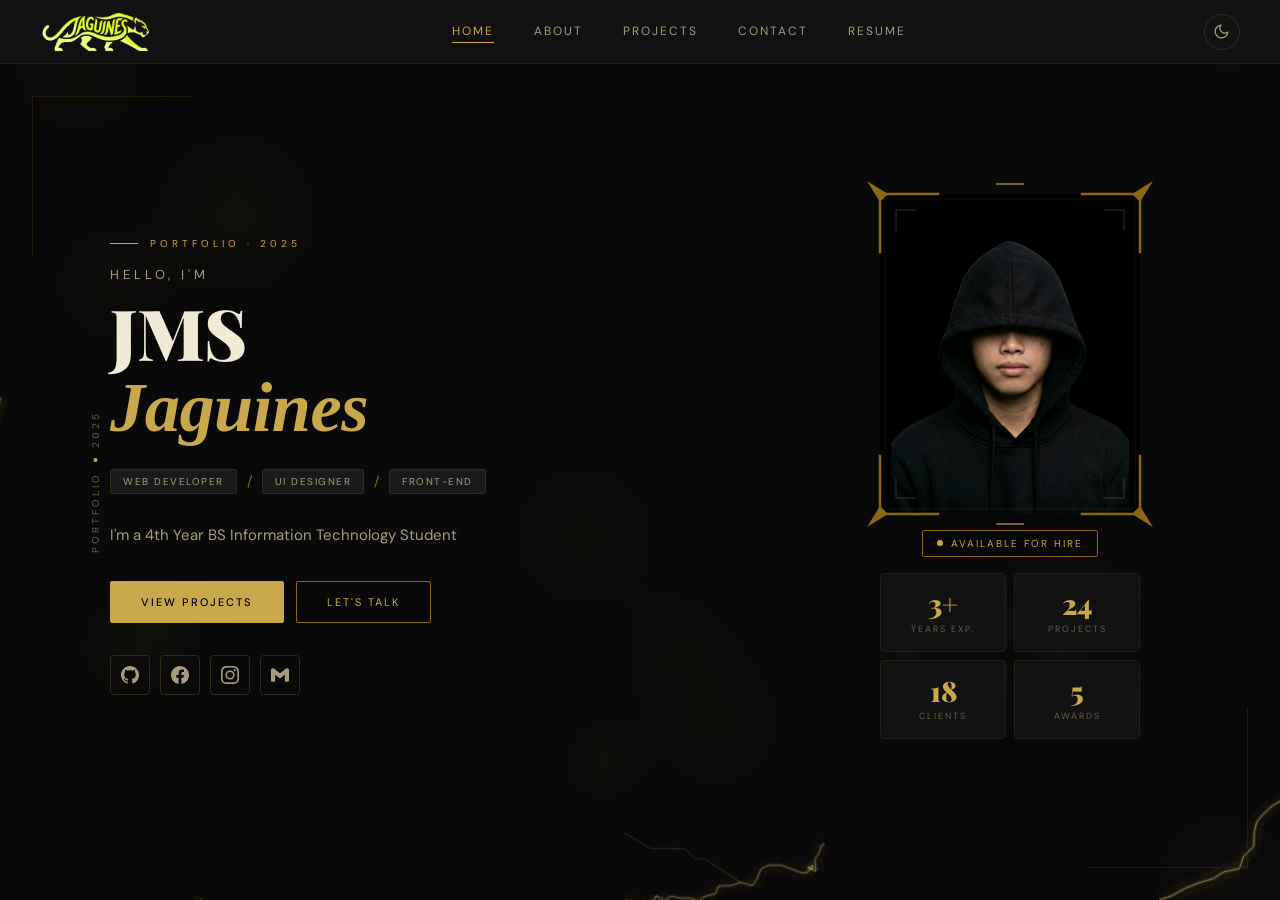
<file: index.html>
<!DOCTYPE html>
<html lang="en" data-theme="dark">
<head>
  <meta charset="UTF-8">
  <meta name="viewport" content="width=device-width, initial-scale=1.0">
  <title>Home — Jaguines</title>
  <link rel="preconnect" href="https://fonts.googleapis.com">
  <link rel="preconnect" href="https://fonts.gstatic.com" crossorigin>
  <link href="https://fonts.googleapis.com/css2?family=Playfair+Display:ital,wght@0,400;0,700;0,900;1,700&family=DM+Sans:wght@300;400;500&display=swap" rel="stylesheet">
  <link rel="stylesheet" href="assets/css/style.css">
  <link rel="icon" type="image/x-icon" href="assets/images/my-logo.ico">
</head>
<body>

  <canvas id="lightning-canvas"></canvas>

  <nav class="navbar">
    <div class="logo">
      <a href="index.html"><img src="assets/images/my-logo.png" alt="Jaguines"></a>
    </div>
    <div class="nav-center">
      <a href="index.html">Home</a>
      <a href="about.html">About</a>
      <a href="projects.html">Projects</a>
      <a href="contact.html">Contact</a>
      <a href="resume.html">Resume</a>
    </div>
    <div class="nav-right">
      <button class="theme-toggle" id="themeToggle" aria-label="Toggle light/dark mode">
        <svg class="toggle-icon icon-moon" viewBox="0 0 24 24" fill="none"
             stroke="currentColor" stroke-width="1.75"
             stroke-linecap="round" stroke-linejoin="round">
          <path d="M21 12.79A9 9 0 1 1 11.21 3 7 7 0 0 0 21 12.79z"/>
        </svg>
        <svg class="toggle-icon icon-sun" viewBox="0 0 24 24" fill="none"
             stroke="currentColor" stroke-width="1.75"
             stroke-linecap="round" stroke-linejoin="round">
          <circle cx="12" cy="12" r="5"/>
          <line x1="12" y1="1"  x2="12" y2="3"/>
          <line x1="12" y1="21" x2="12" y2="23"/>
          <line x1="4.22"  y1="4.22"  x2="5.64"  y2="5.64"/>
          <line x1="18.36" y1="18.36" x2="19.78" y2="19.78"/>
          <line x1="1"  y1="12" x2="3"  y2="12"/>
          <line x1="21" y1="12" x2="23" y2="12"/>
          <line x1="4.22"  y1="19.78" x2="5.64"  y2="18.36"/>
          <line x1="18.36" y1="5.64"  x2="19.78" y2="4.22"/>
        </svg>
      </button>
      <button class="hamburger" id="hamburger" aria-label="Open menu">
        <span></span><span></span><span></span>
      </button>
    </div>
  </nav>
  <div class="mobile-nav" id="mobileNav">
    <a href="index.html">Home</a>
    <a href="about.html">About</a>
    <a href="projects.html">Projects</a>
    <a href="contact.html">Contact</a>
    <a href="resume.html">Resume</a>
  </div>

  <div class="hero">
    <div class="hero-side-label">
      <span>Portfolio</span>
      <span class="hero-side-dot"></span>
      <span>2025</span>
    </div>

    <div class="hero-content">

      <!-- LEFT: text -->
      <div class="hero-text">
        <div class="hero-eyebrow-row">
          <span class="hero-eyebrow-line"></span>
          <span class="hero-eyebrow-text">Portfolio · 2025</span>
        </div>
        <div class="hero-greeting">Hello, I'm</div>

        <h1 class="hero-name">
          JMS
          <span class="name-last">Jaguines</span>
        </h1>

        <div class="hero-role-row">
          <span class="hero-role-badge">Web Developer</span>
          <span class="hero-role-divider">/</span>
          <span class="hero-role-badge">UI Designer</span>
          <span class="hero-role-divider">/</span>
          <span class="hero-role-badge">Front-end</span>
        </div>

        <p class="hero-sub">
          I'm a 4th Year BS Information Technology Student
        </p>

        <div class="btn-row">
          <a href="projects.html"><button class="btn-gold">View Projects</button></a>
          <a href="contact.html"><button class="btn-outline">Let's Talk</button></a>
        </div>

        <div class="hero-socials">
          <a href="https://github.com/jjmsa-1401" class="hero-social-icon" title="GitHub" target="_blank">
            <svg width="18" height="18" viewBox="0 0 24 24" fill="currentColor"><path d="M12 0C5.37 0 0 5.37 0 12c0 5.31 3.435 9.795 8.205 11.385.6.105.825-.255.825-.57 0-.285-.015-1.23-.015-2.235-3.015.555-3.795-.735-4.035-1.41-.135-.345-.72-1.41-1.23-1.695-.42-.225-1.02-.78-.015-.795.945-.015 1.62.87 1.845 1.23 1.08 1.815 2.805 1.305 3.495.99.105-.78.42-1.305.765-1.605-2.67-.3-5.46-1.335-5.46-5.925 0-1.305.465-2.385 1.23-3.225-.12-.3-.54-1.53.12-3.18 0 0 1.005-.315 3.3 1.23.96-.27 1.98-.405 3-.405s2.04.135 3 .405c2.295-1.56 3.3-1.23 3.3-1.23.66 1.65.24 2.88.12 3.18.765.84 1.23 1.905 1.23 3.225 0 4.605-2.805 5.625-5.475 5.925.435.375.81 1.095.81 2.22 0 1.605-.015 2.895-.015 3.3 0 .315.225.69.825.57A12.02 12.02 0 0 0 24 12c0-6.63-5.37-12-12-12z"/></svg>
          </a>
          <a href="https://www.facebook.com/jaguines.1401jms" class="hero-social-icon" title="Facebook" target="_blank">
            <svg width="18" height="18" viewBox="0 0 24 24" fill="currentColor"><path d="M24 12.073C24 5.405 18.627 0 12 0S0 5.405 0 12.073C0 18.1 4.388 23.094 10.125 24v-8.437H7.078v-3.49h3.047V9.41c0-3.025 1.791-4.697 4.533-4.697 1.312 0 2.686.236 2.686.236v2.97h-1.513c-1.491 0-1.956.93-1.956 1.886v2.267h3.328l-.532 3.49h-2.796V24C19.612 23.094 24 18.1 24 12.073z"/></svg>
          </a>
          <a href="https://www.instagram.com/jjams1406" class="hero-social-icon" title="Instagram" target="_blank">
            <svg width="18" height="18" viewBox="0 0 24 24" fill="currentColor"><path d="M12 2.163c3.204 0 3.584.012 4.85.07 3.252.148 4.771 1.691 4.919 4.919.058 1.265.069 1.645.069 4.849 0 3.205-.012 3.584-.069 4.849-.149 3.225-1.664 4.771-4.919 4.919-1.266.058-1.644.07-4.85.07-3.204 0-3.584-.012-4.849-.07-3.26-.149-4.771-1.699-4.919-4.92-.058-1.265-.07-1.644-.07-4.849 0-3.204.013-3.583.07-4.849.149-3.227 1.664-4.771 4.919-4.919 1.266-.057 1.645-.069 4.849-.069zM12 0C8.741 0 8.333.014 7.053.072 2.695.272.273 2.69.073 7.052.014 8.333 0 8.741 0 12c0 3.259.014 3.668.072 4.948.2 4.358 2.618 6.78 6.98 6.98C8.333 23.986 8.741 24 12 24c3.259 0 3.668-.014 4.948-.072 4.354-.2 6.782-2.618 6.979-6.98.059-1.28.073-1.689.073-4.948 0-3.259-.014-3.667-.072-4.947-.196-4.354-2.617-6.78-6.979-6.98C15.668.014 15.259 0 12 0zm0 5.838a6.162 6.162 0 1 0 0 12.324 6.162 6.162 0 0 0 0-12.324zM12 16a4 4 0 1 1 0-8 4 4 0 0 1 0 8zm6.406-11.845a1.44 1.44 0 1 0 0 2.881 1.44 1.44 0 0 0 0-2.881z"/></svg>
          </a>
          <a href="mailto:jmsaj.061401@gmail.com" class="hero-social-icon" title="Gmail">
            <svg width="18" height="18" viewBox="0 0 24 24" fill="currentColor"><path d="M24 5.457v13.909c0 .904-.732 1.636-1.636 1.636h-3.819V11.73L12 16.64l-6.545-4.91v9.273H1.636A1.636 1.636 0 0 1 0 19.366V5.457c0-2.023 2.309-3.178 3.927-1.964L5.455 4.64 12 9.548l6.545-4.91 1.528-1.145C21.69 2.28 24 3.434 24 5.457z"/></svg>
          </a>
        </div>
      </div>

      <!-- RIGHT: photo + stats -->
      <div class="hero-photo-wrap">

        <!-- Dual-image hover frame -->
        <div class="hero-photo-frame">
          <!-- Formal photo: default, fades out on hover -->
          <img src="assets/images/pfp.png"       class="photo-formal" alt="JMS Jaguines">
          <!-- Hoodie photo: hidden, fades in on hover -->
          <img src="assets/images/hoodie-me.png" class="photo-hoodie"  alt="JMS Jaguines">
          <!-- Cream wash — only visible in light mode over the dark hoodie bg -->
          <div class="photo-light-wash"></div>

          <!-- Spiky sporty border overlay — overflow:visible lets spikes poke outside -->
          <svg class="photo-spike-border" viewBox="0 0 260 320"
               xmlns="http://www.w3.org/2000/svg" aria-hidden="true" overflow="visible">
            <defs>
              <filter id="spikeglow" x="-60%" y="-60%" width="220%" height="220%">
                <feGaussianBlur in="SourceGraphic" stdDeviation="4.5" result="blur"/>
                <feMerge><feMergeNode in="blur"/><feMergeNode in="SourceGraphic"/></feMerge>
              </filter>
            </defs>

            <!-- Thin inner accent rectangle -->
            <rect x="5" y="5" width="250" height="310" fill="none"
                  stroke="#C9A84C" stroke-width="0.5" opacity="0.2" class="spike-inner"/>

            <!-- TOP-LEFT: bracket + diagonal spike tip -->
            <path class="spike-bracket" d="M 0,58 L 0,0 L 58,0"
                  fill="none" stroke="#C9A84C" stroke-width="2.5" stroke-linecap="square"/>
            <polygon class="spike-tip" points="-13,-13 0,8 8,0" fill="#C9A84C"/>
            <path class="spike-inner-accent" d="M 16,36 L 16,16 L 36,16"
                  fill="none" stroke="#C9A84C" stroke-width="0.9" opacity="0.3" stroke-linecap="square"/>

            <!-- TOP-RIGHT: bracket + diagonal spike tip -->
            <path class="spike-bracket" d="M 202,0 L 260,0 L 260,58"
                  fill="none" stroke="#C9A84C" stroke-width="2.5" stroke-linecap="square"/>
            <polygon class="spike-tip" points="273,-13 260,8 252,0" fill="#C9A84C"/>
            <path class="spike-inner-accent" d="M 244,16 L 244,36 M 224,16 L 244,16"
                  fill="none" stroke="#C9A84C" stroke-width="0.9" opacity="0.3" stroke-linecap="square"/>

            <!-- BOTTOM-LEFT: bracket + diagonal spike tip -->
            <path class="spike-bracket" d="M 0,262 L 0,320 L 58,320"
                  fill="none" stroke="#C9A84C" stroke-width="2.5" stroke-linecap="square"/>
            <polygon class="spike-tip" points="-13,333 8,320 0,312" fill="#C9A84C"/>
            <path class="spike-inner-accent" d="M 16,284 L 16,304 L 36,304"
                  fill="none" stroke="#C9A84C" stroke-width="0.9" opacity="0.3" stroke-linecap="square"/>

            <!-- BOTTOM-RIGHT: bracket + diagonal spike tip -->
            <path class="spike-bracket" d="M 202,320 L 260,320 L 260,262"
                  fill="none" stroke="#C9A84C" stroke-width="2.5" stroke-linecap="square"/>
            <polygon class="spike-tip" points="273,333 252,320 260,312" fill="#C9A84C"/>
            <path class="spike-inner-accent" d="M 244,304 L 244,284 M 224,304 L 244,304"
                  fill="none" stroke="#C9A84C" stroke-width="0.9" opacity="0.3" stroke-linecap="square"/>

            <!-- TOP center tick -->
            <line class="spike-tick" x1="117" y1="-10" x2="143" y2="-10"
                  stroke="#C9A84C" stroke-width="1.8" stroke-linecap="square" opacity="0.65"/>

            <!-- BOTTOM center tick -->
            <line class="spike-tick" x1="117" y1="330" x2="143" y2="330"
                  stroke="#C9A84C" stroke-width="1.8" stroke-linecap="square" opacity="0.65"/>
          </svg>
        </div>

        <div class="hero-photo-tag">
          <span class="hero-photo-tag-dot"></span>
          Available for hire
        </div>

        <div class="hero-stats-grid">
          <div class="hero-stat-card"><div class="hero-stat-num">3+</div><div class="hero-stat-label">Years exp.</div></div>
          <div class="hero-stat-card"><div class="hero-stat-num">24</div><div class="hero-stat-label">Projects</div></div>
          <div class="hero-stat-card"><div class="hero-stat-num">18</div><div class="hero-stat-label">Clients</div></div>
          <div class="hero-stat-card"><div class="hero-stat-num">5</div><div class="hero-stat-label">Awards</div></div>
        </div>
      </div>

    </div>
  </div>

  <script src="assets/js/theme.js"></script>
  <script src="assets/js/navbar.js"></script>
  <script src="assets/js/main.js"></script>

</body>
</html>
</file>
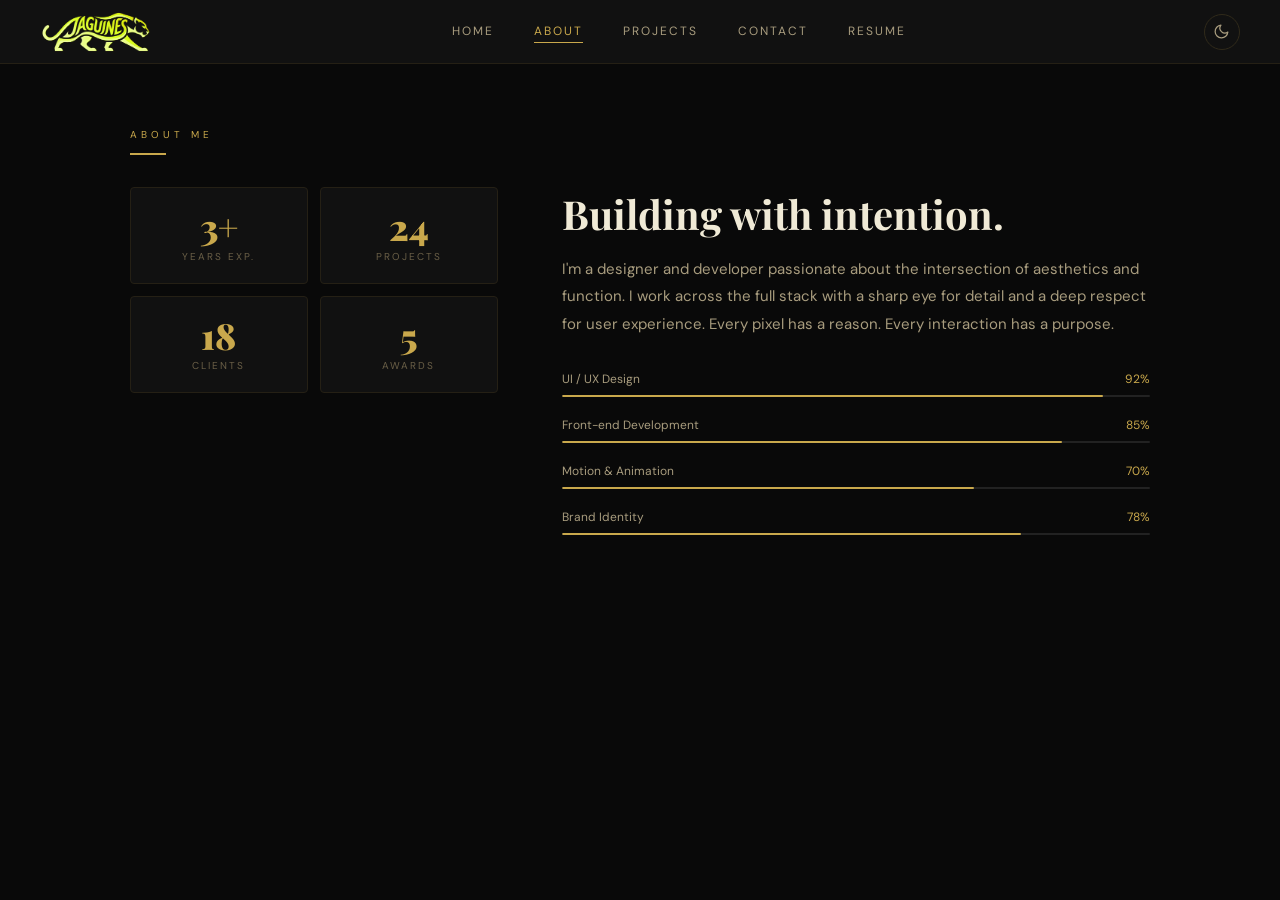
<file: about.html>
<!DOCTYPE html>
<html lang="en" data-theme="dark">
<head>
  <meta charset="UTF-8">
  <meta name="viewport" content="width=device-width, initial-scale=1.0">
  <title>About — Jaguines</title>
  <link rel="preconnect" href="https://fonts.googleapis.com">
  <link rel="preconnect" href="https://fonts.gstatic.com" crossorigin>
  <link href="https://fonts.googleapis.com/css2?family=Playfair+Display:wght@400;700;900&family=DM+Sans:wght@300;400;500&display=swap" rel="stylesheet">
  <link rel="stylesheet" href="assets/css/style.css">
</head>
<body>
  <nav class="navbar">
    <div class="logo">
      <a href="index.html"><img src="assets/images/my-logo.png" alt="Jaguines"></a>
    </div>
    <div class="nav-center">
      <a href="index.html">Home</a>
      <a href="about.html">About</a>
      <a href="projects.html">Projects</a>
      <a href="contact.html">Contact</a>
      <a href="resume.html">Resume</a>
    </div>
    <div class="nav-right">
      <button class="theme-toggle" id="themeToggle" aria-label="Toggle light/dark mode">
        <svg class="toggle-icon icon-moon" viewBox="0 0 24 24" fill="none"
             stroke="currentColor" stroke-width="1.75"
             stroke-linecap="round" stroke-linejoin="round">
          <path d="M21 12.79A9 9 0 1 1 11.21 3 7 7 0 0 0 21 12.79z"/>
        </svg>
        <svg class="toggle-icon icon-sun" viewBox="0 0 24 24" fill="none"
             stroke="currentColor" stroke-width="1.75"
             stroke-linecap="round" stroke-linejoin="round">
          <circle cx="12" cy="12" r="5"/>
          <line x1="12" y1="1"  x2="12" y2="3"/>
          <line x1="12" y1="21" x2="12" y2="23"/>
          <line x1="4.22"  y1="4.22"  x2="5.64"  y2="5.64"/>
          <line x1="18.36" y1="18.36" x2="19.78" y2="19.78"/>
          <line x1="1"  y1="12" x2="3"  y2="12"/>
          <line x1="21" y1="12" x2="23" y2="12"/>
          <line x1="4.22"  y1="19.78" x2="5.64"  y2="18.36"/>
          <line x1="18.36" y1="5.64"  x2="19.78" y2="4.22"/>
        </svg>
      </button>
      <button class="hamburger" id="hamburger" aria-label="Open menu">
        <span></span><span></span><span></span>
      </button>
    </div>
  </nav>
  <div class="mobile-nav" id="mobileNav">
    <a href="index.html">Home</a>
    <a href="about.html">About</a>
    <a href="projects.html">Projects</a>
    <a href="contact.html">Contact</a>
    <a href="resume.html">Resume</a>
  </div>

  <main class="page">
    <div class="section-eyebrow">About me</div>
    <div class="gold-rule"></div>
    <div class="about-grid">
      <div>
        <div class="stats-grid">
          <div class="stat-card"><div class="stat-num">3+</div><div class="stat-label">Years exp.</div></div>
          <div class="stat-card"><div class="stat-num">24</div><div class="stat-label">Projects</div></div>
          <div class="stat-card"><div class="stat-num">18</div><div class="stat-label">Clients</div></div>
          <div class="stat-card"><div class="stat-num">5</div><div class="stat-label">Awards</div></div>
        </div>
      </div>
      <div>
        <h2 class="section-title" style="margin-bottom:1rem;">Building with intention.</h2>
        <p class="about-text">
          I'm a designer and developer passionate about the intersection of aesthetics
          and function. I work across the full stack with a sharp eye for detail and a
          deep respect for user experience. Every pixel has a reason. Every interaction
          has a purpose.
        </p>
        <div class="skill-row">
          <div class="skill-meta"><span>UI / UX Design</span><span>92%</span></div>
          <div class="skill-track"><div class="skill-fill" style="--w: 92%"></div></div>
        </div>
        <div class="skill-row">
          <div class="skill-meta"><span>Front-end Development</span><span>85%</span></div>
          <div class="skill-track"><div class="skill-fill" style="--w: 85%"></div></div>
        </div>
        <div class="skill-row">
          <div class="skill-meta"><span>Motion &amp; Animation</span><span>70%</span></div>
          <div class="skill-track"><div class="skill-fill" style="--w: 70%"></div></div>
        </div>
        <div class="skill-row">
          <div class="skill-meta"><span>Brand Identity</span><span>78%</span></div>
          <div class="skill-track"><div class="skill-fill" style="--w: 78%"></div></div>
        </div>
      </div>
    </div>
  </main>

  <script src="assets/js/theme.js"></script>
  <script src="assets/js/navbar.js"></script>
  <script src="assets/js/main.js"></script>
</body>
</html>
</file>
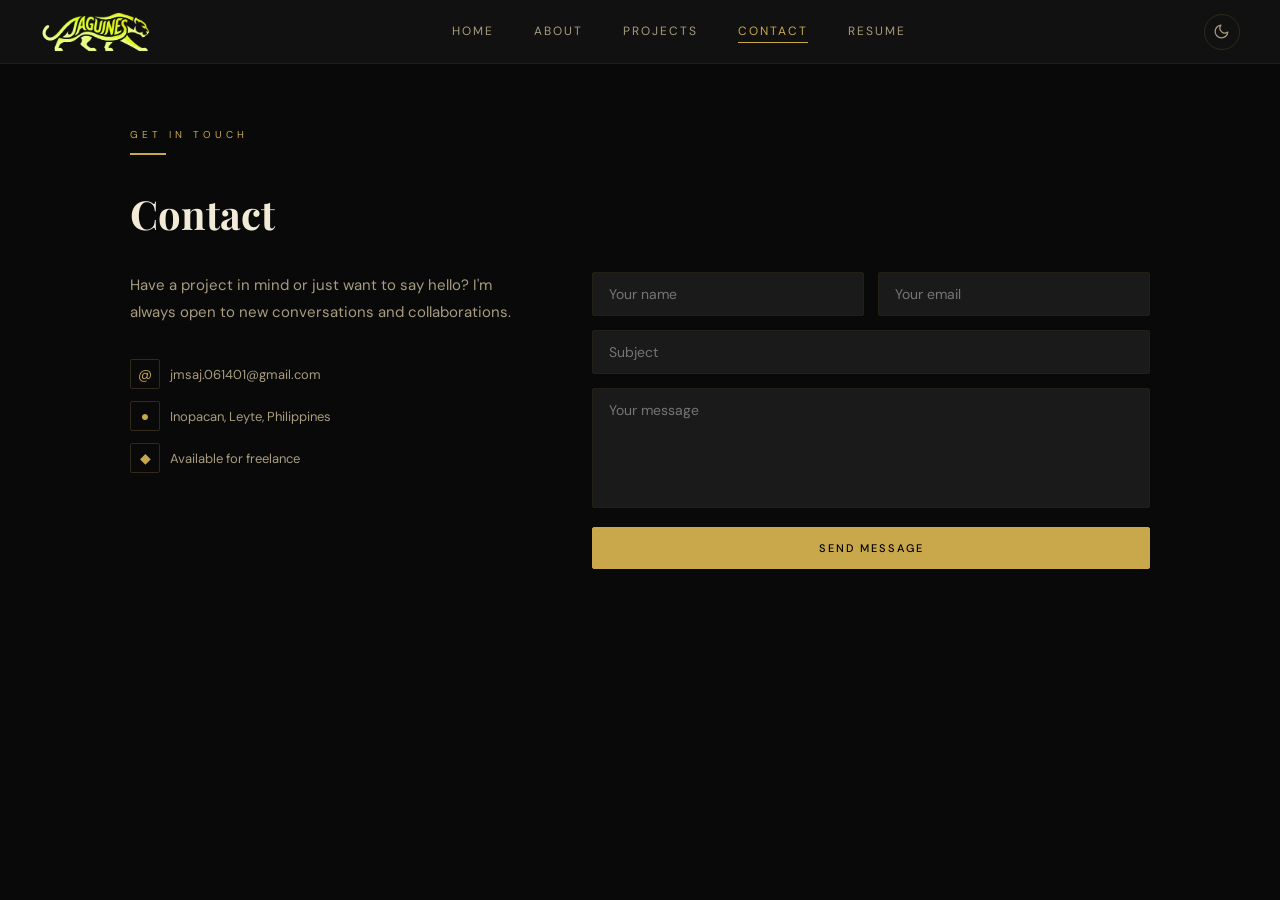
<file: contact.html>
<!DOCTYPE html>
<html lang="en" data-theme="dark">
<head>
  <meta charset="UTF-8">
  <meta name="viewport" content="width=device-width, initial-scale=1.0">
  <title>Contact — Jaguines</title>
  <link rel="preconnect" href="https://fonts.googleapis.com">
  <link rel="preconnect" href="https://fonts.gstatic.com" crossorigin>
  <link href="https://fonts.googleapis.com/css2?family=Playfair+Display:wght@400;700;900&family=DM+Sans:wght@300;400;500&display=swap" rel="stylesheet">
  <link rel="stylesheet" href="assets/css/style.css">
</head>
<body>
  <nav class="navbar">
    <div class="logo">
      <a href="index.html"><img src="assets/images/my-logo.png" alt="Jaguines"></a>
    </div>
    <div class="nav-center">
      <a href="index.html">Home</a>
      <a href="about.html">About</a>
      <a href="projects.html">Projects</a>
      <a href="contact.html">Contact</a>
      <a href="resume.html">Resume</a>
    </div>
    <div class="nav-right">
      <button class="theme-toggle" id="themeToggle" aria-label="Toggle light/dark mode">
        <svg class="toggle-icon icon-moon" viewBox="0 0 24 24" fill="none"
             stroke="currentColor" stroke-width="1.75"
             stroke-linecap="round" stroke-linejoin="round">
          <path d="M21 12.79A9 9 0 1 1 11.21 3 7 7 0 0 0 21 12.79z"/>
        </svg>
        <svg class="toggle-icon icon-sun" viewBox="0 0 24 24" fill="none"
             stroke="currentColor" stroke-width="1.75"
             stroke-linecap="round" stroke-linejoin="round">
          <circle cx="12" cy="12" r="5"/>
          <line x1="12" y1="1"  x2="12" y2="3"/>
          <line x1="12" y1="21" x2="12" y2="23"/>
          <line x1="4.22"  y1="4.22"  x2="5.64"  y2="5.64"/>
          <line x1="18.36" y1="18.36" x2="19.78" y2="19.78"/>
          <line x1="1"  y1="12" x2="3"  y2="12"/>
          <line x1="21" y1="12" x2="23" y2="12"/>
          <line x1="4.22"  y1="19.78" x2="5.64"  y2="18.36"/>
          <line x1="18.36" y1="5.64"  x2="19.78" y2="4.22"/>
        </svg>
      </button>
      <button class="hamburger" id="hamburger" aria-label="Open menu">
        <span></span><span></span><span></span>
      </button>
    </div>
  </nav>
  <div class="mobile-nav" id="mobileNav">
    <a href="index.html">Home</a>
    <a href="about.html">About</a>
    <a href="projects.html">Projects</a>
    <a href="contact.html">Contact</a>
    <a href="resume.html">Resume</a>
  </div>

  <main class="page">
    <div class="section-eyebrow">Get in touch</div>
    <div class="gold-rule"></div>
    <h2 class="section-title">Contact</h2>
    <div class="contact-grid">
      <div>
        <p class="contact-info-text">
          Have a project in mind or just want to say hello?
          I'm always open to new conversations and collaborations.
        </p>
        <div class="contact-detail">
          <div class="contact-detail-icon">@</div>
          <span>jmsaj.061401@gmail.com</span>
        </div>
        <div class="contact-detail">
          <div class="contact-detail-icon">&#9679;</div>
          <span>Inopacan, Leyte, Philippines</span>
        </div>
        <div class="contact-detail">
          <div class="contact-detail-icon">&#9670;</div>
          <span>Available for freelance</span>
        </div>
      </div>
      <form onsubmit="handleSubmit(event)">
        <div class="form-row">
          <input type="text"  placeholder="Your name"  required>
          <input type="email" placeholder="Your email" required>
        </div>
        <div class="form-group">
          <input type="text" placeholder="Subject" style="width:100%">
        </div>
        <div class="form-group">
          <textarea placeholder="Your message"></textarea>
        </div>
        <button type="submit" class="btn-gold" style="width:100%;">Send Message</button>
      </form>
    </div>
  </main>

  <script src="assets/js/theme.js"></script>
  <script src="assets/js/navbar.js"></script>
  <script src="assets/js/main.js"></script>
</body>
</html>
</file>
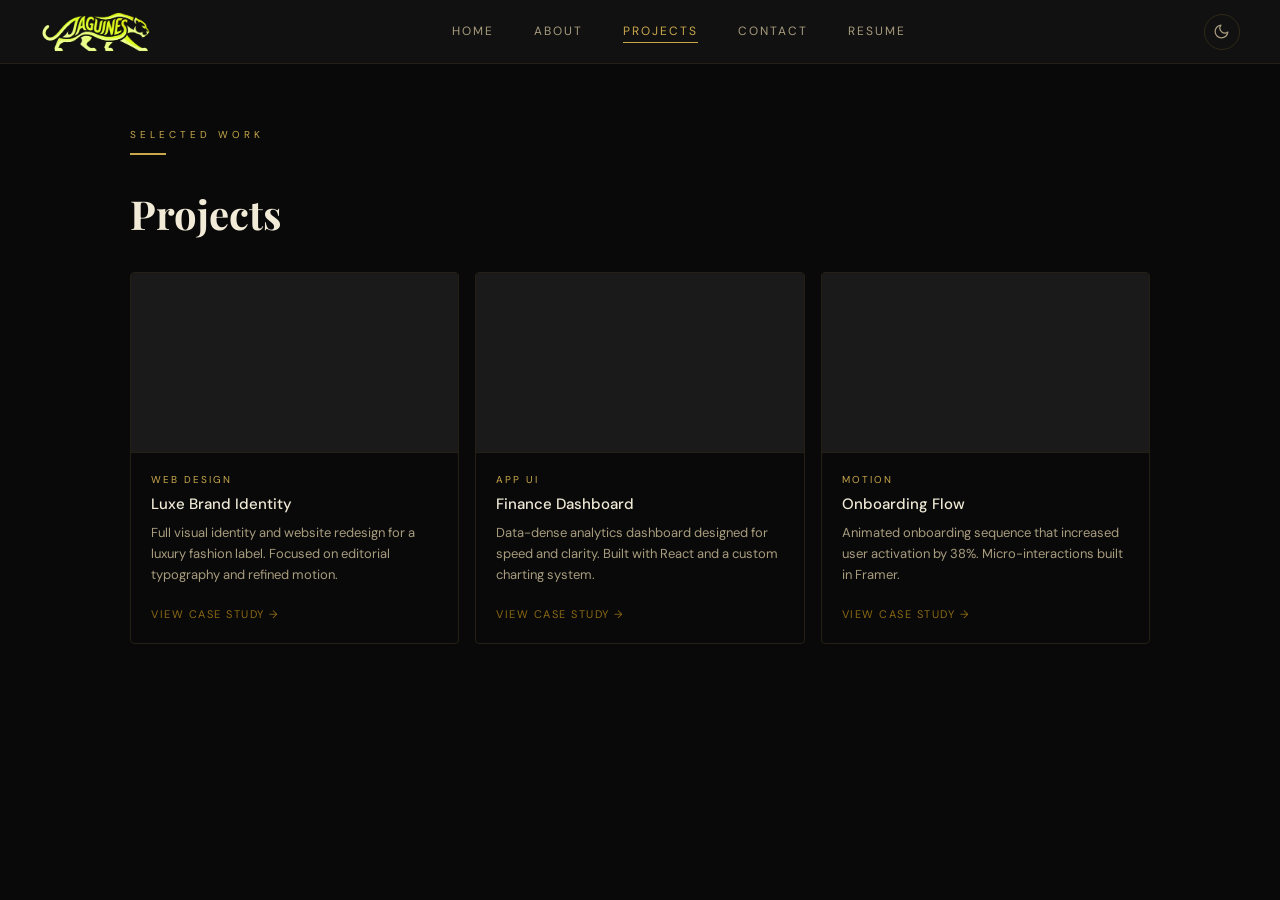
<file: projects.html>
<!DOCTYPE html>
<html lang="en" data-theme="dark">
<head>
  <meta charset="UTF-8">
  <meta name="viewport" content="width=device-width, initial-scale=1.0">
  <title>Projects — Jaguines</title>
  <link rel="preconnect" href="https://fonts.googleapis.com">
  <link rel="preconnect" href="https://fonts.gstatic.com" crossorigin>
  <link href="https://fonts.googleapis.com/css2?family=Playfair+Display:wght@400;700;900&family=DM+Sans:wght@300;400;500&display=swap" rel="stylesheet">
  <link rel="stylesheet" href="assets/css/style.css">
</head>
<body>
  <nav class="navbar">
    <div class="logo">
      <a href="index.html"><img src="assets/images/my-logo.png" alt="Jaguines"></a>
    </div>
    <div class="nav-center">
      <a href="index.html">Home</a>
      <a href="about.html">About</a>
      <a href="projects.html">Projects</a>
      <a href="contact.html">Contact</a>
      <a href="resume.html">Resume</a>
    </div>
    <div class="nav-right">
      <button class="theme-toggle" id="themeToggle" aria-label="Toggle light/dark mode">
        <svg class="toggle-icon icon-moon" viewBox="0 0 24 24" fill="none"
             stroke="currentColor" stroke-width="1.75"
             stroke-linecap="round" stroke-linejoin="round">
          <path d="M21 12.79A9 9 0 1 1 11.21 3 7 7 0 0 0 21 12.79z"/>
        </svg>
        <svg class="toggle-icon icon-sun" viewBox="0 0 24 24" fill="none"
             stroke="currentColor" stroke-width="1.75"
             stroke-linecap="round" stroke-linejoin="round">
          <circle cx="12" cy="12" r="5"/>
          <line x1="12" y1="1"  x2="12" y2="3"/>
          <line x1="12" y1="21" x2="12" y2="23"/>
          <line x1="4.22"  y1="4.22"  x2="5.64"  y2="5.64"/>
          <line x1="18.36" y1="18.36" x2="19.78" y2="19.78"/>
          <line x1="1"  y1="12" x2="3"  y2="12"/>
          <line x1="21" y1="12" x2="23" y2="12"/>
          <line x1="4.22"  y1="19.78" x2="5.64"  y2="18.36"/>
          <line x1="18.36" y1="5.64"  x2="19.78" y2="4.22"/>
        </svg>
      </button>
      <button class="hamburger" id="hamburger" aria-label="Open menu">
        <span></span><span></span><span></span>
      </button>
    </div>
  </nav>
  <div class="mobile-nav" id="mobileNav">
    <a href="index.html">Home</a>
    <a href="about.html">About</a>
    <a href="projects.html">Projects</a>
    <a href="contact.html">Contact</a>
    <a href="resume.html">Resume</a>
  </div>

  <main class="page">
    <div class="section-eyebrow">Selected work</div>
    <div class="gold-rule"></div>
    <h2 class="section-title">Projects</h2>
    <div class="projects-grid">
      <div class="project-card">
        <div class="project-thumb"><span class="project-thumb-label">Preview</span></div>
        <div class="project-body">
          <div class="project-tag">Web Design</div>
          <div class="project-title">Luxe Brand Identity</div>
          <p class="project-desc">Full visual identity and website redesign for a luxury fashion label. Focused on editorial typography and refined motion.</p>
          <a href="#" class="project-link">View case study &rarr;</a>
        </div>
      </div>
      <div class="project-card">
        <div class="project-thumb"><span class="project-thumb-label">Preview</span></div>
        <div class="project-body">
          <div class="project-tag">App UI</div>
          <div class="project-title">Finance Dashboard</div>
          <p class="project-desc">Data-dense analytics dashboard designed for speed and clarity. Built with React and a custom charting system.</p>
          <a href="#" class="project-link">View case study &rarr;</a>
        </div>
      </div>
      <div class="project-card">
        <div class="project-thumb"><span class="project-thumb-label">Preview</span></div>
        <div class="project-body">
          <div class="project-tag">Motion</div>
          <div class="project-title">Onboarding Flow</div>
          <p class="project-desc">Animated onboarding sequence that increased user activation by 38%. Micro-interactions built in Framer.</p>
          <a href="#" class="project-link">View case study &rarr;</a>
        </div>
      </div>
    </div>
  </main>

  <script src="assets/js/theme.js"></script>
  <script src="assets/js/navbar.js"></script>
  <script src="assets/js/main.js"></script>
</body>
</html>
</file>
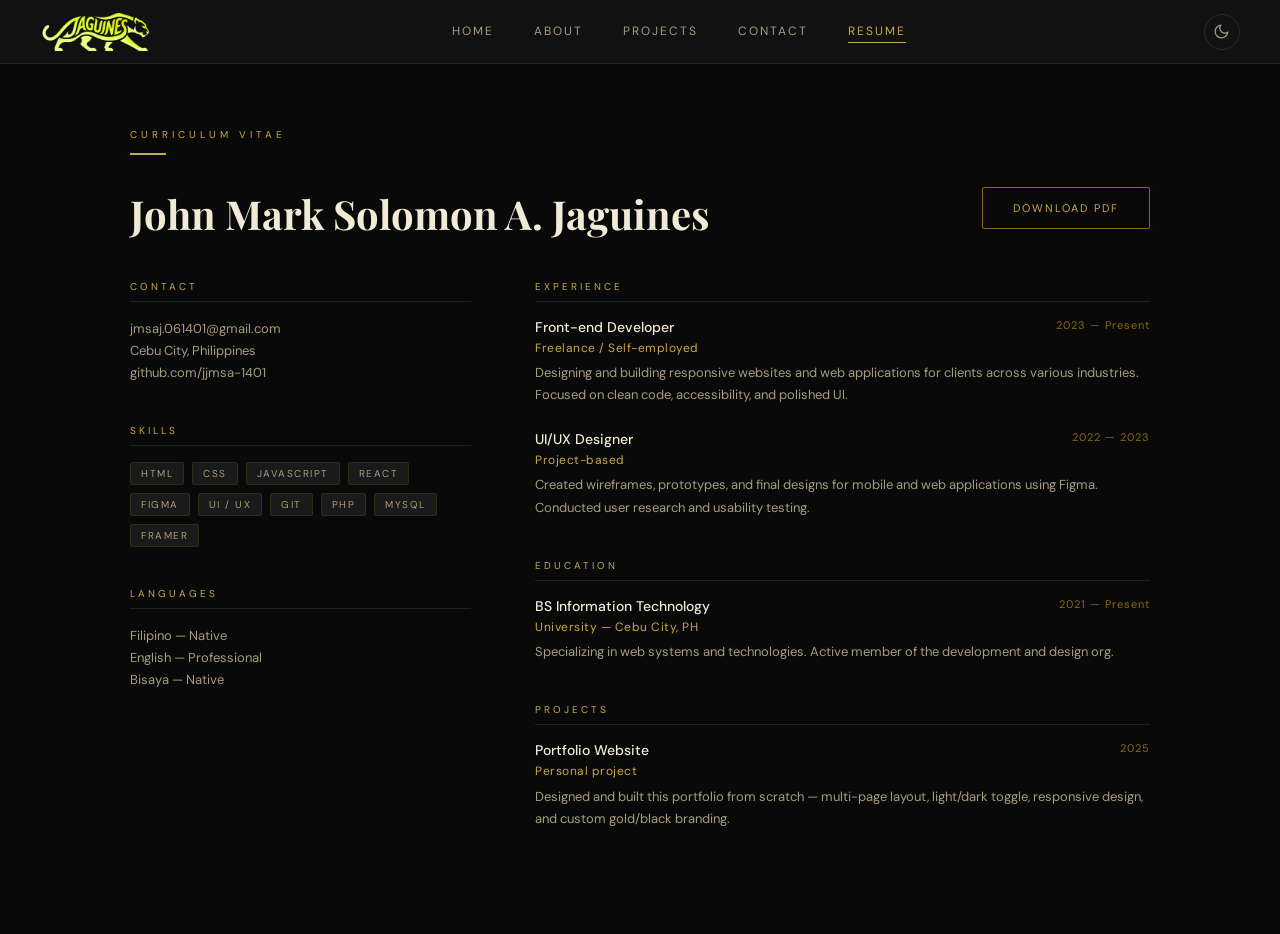
<file: resume.html>
<!DOCTYPE html>
<html lang="en" data-theme="dark">
<head>
  <meta charset="UTF-8">
  <meta name="viewport" content="width=device-width, initial-scale=1.0">
  <title>Resume — Jaguines</title>
  <link rel="preconnect" href="https://fonts.googleapis.com">
  <link rel="preconnect" href="https://fonts.gstatic.com" crossorigin>
  <link href="https://fonts.googleapis.com/css2?family=Playfair+Display:wght@400;700;900&family=DM+Sans:wght@300;400;500&display=swap" rel="stylesheet">
  <link rel="stylesheet" href="assets/css/style.css">
</head>
<body>
  <nav class="navbar">
    <div class="logo">
      <a href="index.html"><img src="assets/images/my-logo.png" alt="Jaguines"></a>
    </div>
    <div class="nav-center">
      <a href="index.html">Home</a>
      <a href="about.html">About</a>
      <a href="projects.html">Projects</a>
      <a href="contact.html">Contact</a>
      <a href="resume.html">Resume</a>
    </div>
    <div class="nav-right">
      <button class="theme-toggle" id="themeToggle" aria-label="Toggle light/dark mode">
        <svg class="toggle-icon icon-moon" viewBox="0 0 24 24" fill="none"
             stroke="currentColor" stroke-width="1.75"
             stroke-linecap="round" stroke-linejoin="round">
          <path d="M21 12.79A9 9 0 1 1 11.21 3 7 7 0 0 0 21 12.79z"/>
        </svg>
        <svg class="toggle-icon icon-sun" viewBox="0 0 24 24" fill="none"
             stroke="currentColor" stroke-width="1.75"
             stroke-linecap="round" stroke-linejoin="round">
          <circle cx="12" cy="12" r="5"/>
          <line x1="12" y1="1"  x2="12" y2="3"/>
          <line x1="12" y1="21" x2="12" y2="23"/>
          <line x1="4.22"  y1="4.22"  x2="5.64"  y2="5.64"/>
          <line x1="18.36" y1="18.36" x2="19.78" y2="19.78"/>
          <line x1="1"  y1="12" x2="3"  y2="12"/>
          <line x1="21" y1="12" x2="23" y2="12"/>
          <line x1="4.22"  y1="19.78" x2="5.64"  y2="18.36"/>
          <line x1="18.36" y1="5.64"  x2="19.78" y2="4.22"/>
        </svg>
      </button>
      <button class="hamburger" id="hamburger" aria-label="Open menu">
        <span></span><span></span><span></span>
      </button>
    </div>
  </nav>
  <div class="mobile-nav" id="mobileNav">
    <a href="index.html">Home</a>
    <a href="about.html">About</a>
    <a href="projects.html">Projects</a>
    <a href="contact.html">Contact</a>
    <a href="resume.html">Resume</a>
  </div>

  <main class="page">
    <div class="section-eyebrow">Curriculum Vitae</div>
    <div class="gold-rule"></div>
    <div style="display:flex;justify-content:space-between;align-items:flex-start;margin-bottom:2.5rem;flex-wrap:wrap;gap:1rem;">
      <h2 class="section-title" style="margin-bottom:0;">John Mark Solomon A. Jaguines</h2>
      <a href="#" class="btn-outline" style="white-space:nowrap;">Download PDF</a>
    </div>

    <div class="resume-layout">
      <!-- LEFT column -->
      <div>
        <div class="resume-section">
          <div class="resume-section-title">Contact</div>
          <div class="resume-item">
            <div class="resume-item-desc">jmsaj.061401@gmail.com</div>
            <div class="resume-item-desc">Cebu City, Philippines</div>
            <div class="resume-item-desc">github.com/jjmsa-1401</div>
          </div>
        </div>

        <div class="resume-section">
          <div class="resume-section-title">Skills</div>
          <div class="resume-skill-tags">
            <span class="resume-tag">HTML</span>
            <span class="resume-tag">CSS</span>
            <span class="resume-tag">JavaScript</span>
            <span class="resume-tag">React</span>
            <span class="resume-tag">Figma</span>
            <span class="resume-tag">UI / UX</span>
            <span class="resume-tag">Git</span>
            <span class="resume-tag">PHP</span>
            <span class="resume-tag">MySQL</span>
            <span class="resume-tag">Framer</span>
          </div>
        </div>

        <div class="resume-section">
          <div class="resume-section-title">Languages</div>
          <div class="resume-item">
            <div class="resume-item-desc">Filipino — Native</div>
            <div class="resume-item-desc">English — Professional</div>
            <div class="resume-item-desc">Bisaya — Native</div>
          </div>
        </div>
      </div>

      <!-- RIGHT column -->
      <div>
        <div class="resume-section">
          <div class="resume-section-title">Experience</div>
          <div class="resume-item">
            <div class="resume-item-header">
              <div class="resume-item-title">Front-end Developer</div>
              <div class="resume-item-date">2023 — Present</div>
            </div>
            <div class="resume-item-sub">Freelance / Self-employed</div>
            <div class="resume-item-desc">Designing and building responsive websites and web applications for clients across various industries. Focused on clean code, accessibility, and polished UI.</div>
          </div>
          <div class="resume-item">
            <div class="resume-item-header">
              <div class="resume-item-title">UI/UX Designer</div>
              <div class="resume-item-date">2022 — 2023</div>
            </div>
            <div class="resume-item-sub">Project-based</div>
            <div class="resume-item-desc">Created wireframes, prototypes, and final designs for mobile and web applications using Figma. Conducted user research and usability testing.</div>
          </div>
        </div>

        <div class="resume-section">
          <div class="resume-section-title">Education</div>
          <div class="resume-item">
            <div class="resume-item-header">
              <div class="resume-item-title">BS Information Technology</div>
              <div class="resume-item-date">2021 — Present</div>
            </div>
            <div class="resume-item-sub">University — Cebu City, PH</div>
            <div class="resume-item-desc">Specializing in web systems and technologies. Active member of the development and design org.</div>
          </div>
        </div>

        <div class="resume-section">
          <div class="resume-section-title">Projects</div>
          <div class="resume-item">
            <div class="resume-item-header">
              <div class="resume-item-title">Portfolio Website</div>
              <div class="resume-item-date">2025</div>
            </div>
            <div class="resume-item-sub">Personal project</div>
            <div class="resume-item-desc">Designed and built this portfolio from scratch — multi-page layout, light/dark toggle, responsive design, and custom gold/black branding.</div>
          </div>
        </div>
      </div>
    </div>
  </main>

  <script src="assets/js/theme.js"></script>
  <script src="assets/js/navbar.js"></script>
  <script src="assets/js/main.js"></script>
</body>
</html>
</file>
<file: assets/css/style.css>
/* ═══════════════════════════════════════════════════════════
   Jaguines Portfolio — style.css
   Includes: photo hover crossfade + marching-ants border,
             minimal SVG theme toggle, WCAG contrast fixes,
             stat card light/dark surface
   ═══════════════════════════════════════════════════════════ */

/* ── Tokens ───────────────────────────────────────────────── */
:root {
  --gold:       #C9A84C;
  --gold-light: #E2C47A;
  --gold-dark:  #8B6914;
  --gold-dim:   #3a2e10;
  --bg:         #090909;
  --surface:    #111111;
  --surface2:   #1a1a1a;
  --surface3:   #222222;
  --text:       #f0ead6;
  --text2:      #a89c7e;
  --text3:      #6a5f47;
  --border:     #252015;
  --border2:    #302a1a;
}

[data-theme="light"] {
  --bg:       #faf8f2;
  --surface:  #ffffff;
  --surface2: #f0ead6;
  --surface3: #e8e0c8;
  --text:     #0f0c06;
  --text2:    #4a3a14;
  --text3:    #7a6040;
  --border:   #ddd0a8;
  --border2:  #c8b87a;
  --gold-dim: #f5eed8;
}

/* ── Reset ────────────────────────────────────────────────── */
*, *::before, *::after { margin: 0; padding: 0; box-sizing: border-box; }
html { scroll-behavior: smooth; }

body {
  font-family: 'DM Sans', sans-serif;
  background: var(--bg);
  color: var(--text);
  transition: background 0.4s, color 0.4s;
  overflow-x: hidden;
}

::-webkit-scrollbar { width: 6px; }
::-webkit-scrollbar-track { background: var(--bg); }
::-webkit-scrollbar-thumb { background: var(--gold-dark); border-radius: 3px; }
::selection { background: var(--gold); color: #000; }

a { text-decoration: none; color: inherit; }

/* ── Lightning Canvas ─────────────────────────────────────── */
#lightning-canvas {
  position: fixed;
  inset: 0;
  width: 100%;
  height: 100%;
  pointer-events: none;
  z-index: 0;
  opacity: 1;
  transition: opacity 0.6s;
}
[data-theme="light"] #lightning-canvas { opacity: 0.15; }

/* ── Navbar ───────────────────────────────────────────────── */
.navbar {
  position: sticky;
  top: 0;
  z-index: 100;
  background: var(--surface);
  border-bottom: 1px solid var(--border);
  padding: 0 2.5rem;
  display: flex;
  align-items: center;
  justify-content: space-between;
  height: 64px;
  transition: background 0.4s, border-color 0.4s;
}

.logo img {
  height: 44px;
  width: auto;
  display: block;
  filter: invert(2) sepia(3) saturate(4) hue-rotate(10deg) brightness(1.0);
  transition: filter 0.4s;
}
[data-theme="light"] .logo img {
  filter: invert(0) brightness(0.15) contrast(1.2);
}

.nav-center {
  display: flex;
  gap: 2.5rem;
  align-items: center;
}

.nav-center a {
  font-size: 12px;
  letter-spacing: 2px;
  text-transform: uppercase;
  color: var(--text2);
  transition: color 0.2s;
  position: relative;
  padding-bottom: 2px;
}

.nav-center a::after {
  content: '';
  position: absolute;
  bottom: -2px; left: 0;
  width: 0; height: 1px;
  background: var(--gold);
  transition: width 0.25s;
}

.nav-center a:hover,
.nav-center a.active { color: var(--gold); }
.nav-center a:hover::after,
.nav-center a.active::after { width: 100%; }

.nav-right { display: flex; align-items: center; gap: 0.75rem; }

/* ══════════════════════════════════════════════════════════
   THEME TOGGLE — minimal SVG icon button (replaces emoji pill)
   ══════════════════════════════════════════════════════════ */
.theme-toggle {
  /* bare circle — no background, no pill */
  width: 36px;
  height: 36px;
  border-radius: 50%;
  border: 1px solid var(--border2);
  background: transparent;
  cursor: pointer;
  display: flex;
  align-items: center;
  justify-content: center;
  color: var(--text2);
  position: relative;
  transition:
    background 0.25s,
    border-color 0.25s,
    color 0.25s;
  overflow: hidden;
}

/* Hover: gold ring + faint gold fill */
.theme-toggle:hover {
  background: rgba(201, 168, 76, 0.1);
  border-color: var(--gold);
  color: var(--gold);
}

/* Click feedback: quick scale dip */
.theme-toggle:active { transform: scale(0.9); }

/* Spin animation class — added/removed by JS on click */
.theme-toggle.spinning {
  animation: toggle-spin 0.45s cubic-bezier(0.34, 1.56, 0.64, 1) forwards;
}
@keyframes toggle-spin {
  from { transform: rotate(0deg); }
  to   { transform: rotate(360deg); }
}

/* Both SVG icons sit inside, only one visible at a time */
.theme-toggle .toggle-icon {
  width: 17px;
  height: 17px;
  position: absolute;
  transition: opacity 0.2s, transform 0.2s;
  flex-shrink: 0;
}

/* Dark mode: show moon, hide sun */
.theme-toggle .icon-moon { opacity: 1;  transform: scale(1);    }
.theme-toggle .icon-sun  { opacity: 0;  transform: scale(0.6);  }

/* Light mode: show sun, hide moon */
[data-theme="light"] .theme-toggle .icon-moon { opacity: 0;  transform: scale(0.6); }
[data-theme="light"] .theme-toggle .icon-sun  { opacity: 1;  transform: scale(1);   }

/* Light mode border/color adjustments */
[data-theme="light"] .theme-toggle {
  border-color: #ddd0a8;
  color: var(--gold-dark);
}
[data-theme="light"] .theme-toggle:hover {
  border-color: var(--gold);
  color: var(--gold-dark);
  background: rgba(201, 168, 76, 0.12);
}

/* ── Hamburger ────────────────────────────────────────────── */
.hamburger {
  display: none;
  flex-direction: column;
  gap: 5px;
  cursor: pointer;
  background: none;
  border: none;
  padding: 6px;
}

.hamburger span {
  display: block;
  width: 22px; height: 1.5px;
  background: var(--text);
  transition: transform 0.3s, opacity 0.3s;
}

.hamburger.open span:nth-child(1) { transform: translateY(6.5px) rotate(45deg); }
.hamburger.open span:nth-child(2) { opacity: 0; }
.hamburger.open span:nth-child(3) { transform: translateY(-6.5px) rotate(-45deg); }

.mobile-nav {
  display: none;
  position: fixed;
  top: 64px; left: 0; right: 0;
  background: var(--surface);
  border-bottom: 1px solid var(--border);
  padding: 1.5rem 2rem;
  flex-direction: column;
  gap: 1.25rem;
  z-index: 99;
  transition: background 0.4s;
}

.mobile-nav.open { display: flex; }
.mobile-nav a {
  font-size: 14px;
  letter-spacing: 2px;
  text-transform: uppercase;
  color: var(--text2);
}
.mobile-nav a:hover { color: var(--gold); }

/* ── Page wrapper ─────────────────────────────────────────── */
.page {
  min-height: calc(100vh - 64px);
  padding: 64px 2.5rem;
  max-width: 1100px;
  margin: 0 auto;
}

/* ── Section shared ───────────────────────────────────────── */
.section-eyebrow {
  font-size: 10px;
  letter-spacing: 4px;
  text-transform: uppercase;
  color: var(--gold);
  margin-bottom: 0.5rem;
}

.gold-rule {
  width: 36px; height: 1.5px;
  background: var(--gold);
  margin: 0.75rem 0 2rem;
}

.section-title {
  font-family: 'Playfair Display', serif;
  font-size: clamp(24px, 4vw, 40px);
  font-weight: 700;
  color: var(--text);
  margin-bottom: 2rem;
}

/* ── Buttons ──────────────────────────────────────────────── */
.btn-row {
  display: flex;
  gap: 12px;
  flex-wrap: wrap;
  margin-bottom: 2rem;
}

.btn-gold {
  background: var(--gold);
  color: #000;
  border: 1.5px solid var(--gold);
  padding: 13px 30px;
  font-size: 11px;
  letter-spacing: 2px;
  text-transform: uppercase;
  font-family: 'DM Sans', sans-serif;
  font-weight: 500;
  cursor: pointer;
  border-radius: 2px;
  transition: background 0.2s;
}
.btn-gold:hover { background: var(--gold-light); border-color: var(--gold-light); }

.btn-outline {
  background: transparent;
  color: var(--gold);
  border: 1.5px solid var(--gold-dark);
  padding: 13px 30px;
  font-size: 11px;
  letter-spacing: 2px;
  text-transform: uppercase;
  font-family: 'DM Sans', sans-serif;
  cursor: pointer;
  border-radius: 2px;
  transition: background 0.2s, color 0.2s, border-color 0.2s;
}
.btn-outline:hover { background: var(--gold); color: #000; border-color: var(--gold); }

/* ── Hero ─────────────────────────────────────────────────── */
.hero {
  min-height: calc(100vh - 64px);
  display: flex;
  flex-direction: column;
  align-items: center;
  justify-content: center;
  padding: 4rem 5rem 6rem;
  position: relative;
  z-index: 1;
  overflow: hidden;
}

.hero::before, .hero::after {
  content: '';
  position: absolute;
  width: 160px; height: 160px;
  border-color: var(--gold-dim);
  border-style: solid;
  opacity: 0.5;
  pointer-events: none;
}
.hero::before { top: 2rem;    left: 2rem;  border-width: 1px 0 0 1px; }
.hero::after  { bottom: 2rem; right: 2rem; border-width: 0 1px 1px 0; }

.hero-side-label {
  position: absolute;
  left: 1.5rem; top: 50%;
  transform: translateY(-50%) rotate(-90deg);
  display: flex;
  align-items: center;
  gap: 10px;
  font-size: 10px;
  letter-spacing: 3px;
  text-transform: uppercase;
  color: var(--text3);
  white-space: nowrap;
}

.hero-side-dot {
  width: 4px; height: 4px;
  border-radius: 50%;
  background: var(--gold);
  display: inline-block;
}

/* ── Hero grid ────────────────────────────────────────────── */
.hero-content {
  display: grid;
  grid-template-columns: 1fr 320px;
  gap: 5rem;
  align-items: center;
  max-width: 1060px;
  width: 100%;
  position: relative;
  z-index: 2;
}

/* ── Hero text ────────────────────────────────────────────── */
.hero-text { display: flex; flex-direction: column; }

.hero-eyebrow-row {
  display: flex;
  align-items: center;
  gap: 12px;
  margin-bottom: 1rem;
}

.hero-eyebrow-line {
  width: 28px; height: 1px;
  background: var(--gold);
  flex-shrink: 0;
}

.hero-eyebrow-text {
  font-size: 10px;
  letter-spacing: 4px;
  text-transform: uppercase;
  color: var(--gold);
}

.hero-greeting {
  font-size: 13px;
  letter-spacing: 4px;
  text-transform: uppercase;
  color: var(--text2);
  margin-bottom: 0.75rem;
}

.hero-name {
  font-family: 'Playfair Display', serif;
  font-size: clamp(44px, 5.5vw, 74px);
  font-weight: 900;
  line-height: 1.06;
  margin-bottom: 1.5rem;
  color: var(--text);
  letter-spacing: -0.5px;
}

.hero-name .name-last {
  font-family: 'sans-serif', serif;
  font-weight: 700;
  font-style: italic;
  color: var(--gold);
  display: block;
}

.hero-role-row {
  display: flex;
  align-items: center;
  gap: 10px;
  margin-bottom: 1.75rem;
  flex-wrap: wrap;
}

.hero-role-badge {
  font-size: 10px;
  letter-spacing: 1.5px;
  text-transform: uppercase;
  color: var(--text2);
  background: var(--surface2);
  border: 1px solid var(--border2);
  padding: 5px 12px;
  border-radius: 2px;
}

.hero-role-divider { color: var(--gold-dark); font-size: 14px; }

.hero-sub {
  font-size: 15px;
  color: var(--text2);
  max-width: 480px;
  margin-bottom: 2rem;
  line-height: 1.8;
}

.hero-socials { display: flex; align-items: center; gap: 10px; }

.hero-social-icon {
  display: inline-flex;
  align-items: center;
  justify-content: center;
  width: 40px; height: 40px;
  border: 1px solid var(--border2);
  border-radius: 4px;
  color: var(--text2);
  transition: color 0.2s, border-color 0.2s, background 0.2s;
}
.hero-social-icon:hover {
  color: var(--gold);
  border-color: var(--gold);
  background: var(--surface2);
}
.hero-social-icon svg { display: block; }

/* ══════════════════════════════════════════════════════════
   HERO PHOTO FRAME — spiky sporty SVG border overlay
   ══════════════════════════════════════════════════════════ */
.hero-photo-wrap {
  display: flex;
  flex-direction: column;
  align-items: center;
  gap: 1rem;
}

.hero-photo-frame {
  width: 260px;
  height: 320px;
  position: relative;
  cursor: pointer;
  background: #000;           /* black bg so both PNGs look clean */
  /* NO overflow:hidden — allows SVG spikes to poke outside the frame */
  /* NO border — the SVG overlay handles the border */
  transition: box-shadow 0.4s ease;
}

.hero-photo-frame:hover {
  box-shadow: 0 0 40px rgba(201, 168, 76, 0.12);
}

/* ── Both photos: contain so neither gets zoomed/cropped differently ── */
.photo-formal,
.photo-hoodie {
  position: absolute;
  inset: 0;
  width: 100%;
  height: 100%;
  object-fit: contain;       /* show full image — no crop size mismatch */
  object-position: center top;
  display: block;
}

.photo-formal {
  z-index: 2;
  opacity: 0;                  /* dark mode: hidden by default */
  transition: opacity 0.55s cubic-bezier(0.4, 0, 0.2, 1);
}

.photo-hoodie {
  z-index: 1;
  opacity: 1;                  /* dark mode: visible by default */
  transition: opacity 0.55s cubic-bezier(0.4, 0, 0.2, 1);
}

/* Dark mode hover: hoodie fades out, formal fades in */
.hero-photo-frame:hover .photo-formal { opacity: 1; }
.hero-photo-frame:hover .photo-hoodie { opacity: 0; }

/* ── Light mode: flip it ────────────────────────────── */
[data-theme="light"] .hero-photo-frame {
  background: #ffffff;
}

[data-theme="light"] .photo-formal { opacity: 1; }   /* formal visible by default */
[data-theme="light"] .photo-hoodie { opacity: 0; }   /* hoodie hidden by default */

/* Light mode hover: formal fades out, hoodie fades in */
[data-theme="light"] .hero-photo-frame:hover .photo-formal { opacity: 0; }
[data-theme="light"] .hero-photo-frame:hover .photo-hoodie { opacity: 1; }

/* ── Light-mode wash ────────────────────────────────── */
.photo-light-wash {
  position: absolute;
  inset: 0;
  z-index: 3;
  pointer-events: none;
  background: rgba(250, 248, 242, 0);
  transition: background 0.4s ease;
}
[data-theme="light"] .hero-photo-frame:hover .photo-light-wash {
  background: rgba(250, 248, 242, 0.10);
}

/* ══════════════════════════════════════════════════════════
   SPIKY BORDER SVG — overlays image, spikes extend outside
   ══════════════════════════════════════════════════════════ */
.photo-spike-border {
  position: absolute;
  inset: 0;
  width: 100%;
  height: 100%;
  z-index: 10;
  pointer-events: none;
  overflow: visible;
  /* Bracket + spike color dim by default, brightens on hover */
  transition: filter 0.4s ease;
}

/* Default: bracketes and spikes are gold but slightly dim */
.photo-spike-border .spike-bracket {
  stroke: var(--gold-dark);
  transition: stroke 0.4s ease;
}
.photo-spike-border .spike-tip {
  fill: var(--gold-dark);
  transition: fill 0.4s ease;
}
.photo-spike-border .spike-tick {
  transition: stroke 0.35s ease, fill 0.35s ease;
}

/* Hover: everything lights up gold + glow filter */
.hero-photo-frame:hover .photo-spike-border {
  filter: drop-shadow(0 0 5px rgba(201, 168, 76, 0.9))
          drop-shadow(0 0 14px rgba(201, 168, 76, 0.45));
}
.hero-photo-frame:hover .photo-spike-border .spike-bracket {
  stroke: var(--gold);
}
.hero-photo-frame:hover .photo-spike-border .spike-tip {
  fill: var(--gold);
}

/* Light mode: start slightly brighter so bracket is always visible */
[data-theme="light"] .photo-spike-border .spike-bracket { stroke: var(--gold); }
[data-theme="light"] .photo-spike-border .spike-tip      { fill: var(--gold);  }

/* ── Available tag ────────────────────────────────────────── */
.hero-photo-tag {
  display: inline-flex;
  align-items: center;
  gap: 8px;
  font-size: 10px;
  letter-spacing: 2px;
  text-transform: uppercase;
  color: var(--gold);
  border: 1px solid var(--gold-dark);
  padding: 6px 14px;
  border-radius: 2px;
  transition: background 0.3s, border-color 0.3s;
}

.hero-photo-tag:hover {
  background: rgba(201, 168, 76, 0.06);
  border-color: var(--gold);
}

[data-theme="light"] .hero-photo-tag {
  color: var(--gold-dark);
  border-color: var(--gold);
  background: rgba(201, 168, 76, 0.05);
}

.hero-photo-tag-dot {
  width: 6px; height: 6px;
  border-radius: 50%;
  background: var(--gold);
  flex-shrink: 0;
  animation: pulse 2s ease-in-out infinite;
}

@keyframes pulse {
  0%, 100% { opacity: 1; }
  50%       { opacity: 0.2; }
}

/* ══════════════════════════════════════════════════════════
   STAT CARDS — solid surface, lift hover
   ══════════════════════════════════════════════════════════ */
.hero-stats-grid {
  display: grid;
  grid-template-columns: 1fr 1fr;
  gap: 8px;
  width: 100%;
  max-width: 260px;
}

.hero-stat-card {
  border: 1px solid var(--border);
  border-radius: 4px;
  padding: 1rem 0.75rem;
  text-align: center;
  background: var(--surface);
  transition: border-color 0.25s, background 0.25s, transform 0.25s, box-shadow 0.25s;
  cursor: default;
}

.hero-stat-card:hover {
  border-color: var(--gold-dark);
  background: var(--surface2);
  transform: translateY(-3px);
  box-shadow: 0 8px 24px rgba(0, 0, 0, 0.4);
}

[data-theme="light"] .hero-stat-card {
  border-color: #ddd0a8;
  background: #ffffff;
}

[data-theme="light"] .hero-stat-card:hover {
  border-color: var(--gold);
  background: #fefcf5;
  box-shadow: 0 8px 24px rgba(139, 105, 20, 0.1);
}

.hero-stat-num {
  font-family: 'Playfair Display', serif;
  font-size: 28px;
  font-weight: 900;
  color: var(--gold);
  line-height: 1;
}

[data-theme="light"] .hero-stat-num { color: var(--gold-dark); }

.hero-stat-label {
  font-size: 9px;
  letter-spacing: 2px;
  text-transform: uppercase;
  color: var(--text3);
  margin-top: 5px;
}

/* ── About page ───────────────────────────────────────────── */
.about-grid {
  display: grid;
  grid-template-columns: 1fr 1.6fr;
  gap: 4rem;
  align-items: start;
}

.stats-grid {
  display: grid;
  grid-template-columns: 1fr 1fr;
  gap: 12px;
  margin-bottom: 1.5rem;
}

.stat-card {
  border: 1px solid var(--border);
  border-radius: 4px;
  padding: 1.25rem 1rem;
  text-align: center;
  background: var(--surface);
  transition: border-color 0.2s, transform 0.2s;
}
.stat-card:hover { border-color: var(--gold-dark); transform: translateY(-2px); }

[data-theme="light"] .stat-card { border-color: #ddd0a8; background: #fff; }
[data-theme="light"] .stat-card:hover { border-color: var(--gold); }

.stat-num {
  font-family: 'Playfair Display', serif;
  font-size: 36px;
  font-weight: 900;
  color: var(--gold);
  line-height: 1;
}
[data-theme="light"] .stat-num { color: var(--gold-dark); }

.stat-label {
  font-size: 10px;
  letter-spacing: 2px;
  text-transform: uppercase;
  color: var(--text3);
  margin-top: 6px;
}

.about-text {
  font-size: 15px;
  color: var(--text2);
  line-height: 1.85;
  margin-bottom: 2rem;
}

.skill-row { margin-bottom: 1.25rem; }

.skill-meta {
  display: flex;
  justify-content: space-between;
  font-size: 12px;
  color: var(--text2);
  margin-bottom: 8px;
}
.skill-meta span:last-child { color: var(--gold); }

.skill-track {
  height: 2px;
  background: var(--surface3);
  border-radius: 2px;
  overflow: hidden;
}

.skill-fill {
  height: 2px;
  background: var(--gold);
  border-radius: 2px;
  width: 0;
  transition: width 1.2s cubic-bezier(0.4, 0, 0.2, 1);
}
.skill-fill.animate { width: var(--w); }

/* ── Projects page ────────────────────────────────────────── */
.projects-grid {
  display: grid;
  grid-template-columns: repeat(3, minmax(0, 1fr));
  gap: 16px;
}

.project-card {
  border: 1px solid var(--border);
  border-radius: 4px;
  overflow: hidden;
  transition: border-color 0.25s, transform 0.25s;
  background: var(--bg);
}
.project-card:hover { border-color: var(--gold); transform: translateY(-4px); }

.project-thumb {
  width: 100%; height: 180px;
  background: var(--surface2);
  display: flex;
  align-items: center;
  justify-content: center;
  font-size: 11px;
  letter-spacing: 2px;
  text-transform: uppercase;
  color: var(--text3);
  border-bottom: 1px solid var(--border);
  position: relative;
  overflow: hidden;
}

.project-thumb::before {
  content: '';
  position: absolute;
  inset: 0;
  background-image: repeating-linear-gradient(45deg, transparent, transparent 20px, var(--border) 20px, var(--border) 21px);
  opacity: 0.4;
}

.project-thumb-label {
  position: relative;
  z-index: 1;
  border: 1px solid var(--border2);
  padding: 4px 10px;
  border-radius: 2px;
  background: var(--surface);
}

.project-body { padding: 1.25rem; }

.project-tag {
  font-size: 10px;
  letter-spacing: 2px;
  text-transform: uppercase;
  color: var(--gold);
  margin-bottom: 0.5rem;
}

.project-title {
  font-size: 15px;
  font-weight: 500;
  color: var(--text);
  margin-bottom: 0.5rem;
}

.project-desc {
  font-size: 13px;
  color: var(--text2);
  line-height: 1.65;
  margin-bottom: 1rem;
}

.project-link {
  font-size: 11px;
  letter-spacing: 1.5px;
  text-transform: uppercase;
  color: var(--gold-dark);
  display: inline-flex;
  align-items: center;
  gap: 6px;
  transition: color 0.2s, gap 0.2s;
}
.project-link:hover { color: var(--gold); gap: 10px; }

/* ── Contact page ─────────────────────────────────────────── */
.contact-grid {
  display: grid;
  grid-template-columns: 1fr 1.4fr;
  gap: 4rem;
  align-items: start;
}

.contact-info-text {
  font-size: 15px;
  color: var(--text2);
  line-height: 1.85;
  margin-bottom: 2rem;
}

.contact-detail {
  display: flex;
  align-items: center;
  gap: 10px;
  font-size: 13px;
  color: var(--text2);
  margin-bottom: 0.75rem;
}

.contact-detail-icon {
  width: 30px; height: 30px;
  border: 1px solid var(--border2);
  border-radius: 2px;
  display: flex;
  align-items: center;
  justify-content: center;
  color: var(--gold);
  font-size: 14px;
  flex-shrink: 0;
}

.form-group { margin-bottom: 14px; }
.form-row { display: grid; grid-template-columns: 1fr 1fr; gap: 14px; margin-bottom: 14px; }

.form-group input,
.form-group textarea,
.form-row input {
  width: 100%;
  background: var(--surface2);
  border: 1px solid var(--border);
  color: var(--text);
  padding: 12px 16px;
  font-size: 14px;
  font-family: 'DM Sans', sans-serif;
  border-radius: 2px;
  outline: none;
  transition: border-color 0.2s, background 0.3s;
}

.form-group input:focus,
.form-group textarea:focus,
.form-row input:focus { border-color: var(--gold-dark); }

.form-group textarea { height: 120px; resize: none; }

/* ── Resume page ──────────────────────────────────────────── */
.resume-layout {
  display: grid;
  grid-template-columns: 1fr 1.8fr;
  gap: 4rem;
  align-items: start;
}

.resume-section { margin-bottom: 2.5rem; }

.resume-section-title {
  font-size: 10px;
  letter-spacing: 3px;
  text-transform: uppercase;
  color: var(--gold);
  margin-bottom: 1rem;
  padding-bottom: 0.5rem;
  border-bottom: 1px solid var(--border);
}

.resume-item { margin-bottom: 1.5rem; }

.resume-item-header {
  display: flex;
  justify-content: space-between;
  align-items: flex-start;
  margin-bottom: 0.25rem;
  gap: 1rem;
}

.resume-item-title { font-size: 14px; font-weight: 500; color: var(--text); }
.resume-item-date  { font-size: 11px; letter-spacing: 1px; color: var(--gold-dark); white-space: nowrap; }
.resume-item-sub   { font-size: 12px; color: var(--gold); margin-bottom: 0.4rem; letter-spacing: 0.5px; }
.resume-item-desc  { font-size: 13px; color: var(--text2); line-height: 1.7; }

.resume-skill-tags { display: flex; flex-wrap: wrap; gap: 8px; margin-top: 0.5rem; }

.resume-tag {
  font-size: 10px;
  letter-spacing: 1.5px;
  text-transform: uppercase;
  color: var(--text2);
  background: var(--surface2);
  border: 1px solid var(--border2);
  padding: 4px 10px;
  border-radius: 2px;
}

/* ── Footer ───────────────────────────────────────────────── */
footer {
  background: var(--surface);
  border-top: 1px solid var(--border);
  padding: 2.5rem 2.5rem 1.5rem;
  transition: background 0.4s, border-color 0.4s;
  margin-top: 4rem;
}

.footer-inner { max-width: 1100px; margin: 0 auto; }

.footer-top {
  display: flex;
  justify-content: space-between;
  align-items: flex-start;
  margin-bottom: 2rem;
}

.footer-tagline { font-size: 13px; color: var(--text3); margin-top: 6px; letter-spacing: 1px; }
.footer-nav { display: flex; gap: 2rem; }

.footer-nav a {
  font-size: 11px;
  letter-spacing: 2px;
  text-transform: uppercase;
  color: var(--text2);
  transition: color 0.2s;
}
.footer-nav a:hover { color: var(--gold); }

.footer-socials { display: flex; gap: 10px; }

.social-btn {
  width: 40px; height: 40px;
  border: 1px solid var(--border2);
  border-radius: 4px;
  display: inline-flex;
  align-items: center;
  justify-content: center;
  color: var(--text2);
  transition: border-color 0.2s, color 0.2s, background 0.2s;
}
.social-btn svg { display: block; }
.social-btn:hover { border-color: var(--gold); color: var(--gold); background: var(--surface2); }

.footer-divider { border: none; border-top: 1px solid var(--border); margin-bottom: 1.25rem; }

.footer-bottom { display: flex; justify-content: space-between; align-items: center; }
.footer-copy { font-size: 12px; color: var(--text3); }
.footer-made { font-size: 12px; color: var(--gold-dark); }

/* ── Responsive ───────────────────────────────────────────── */
@media (max-width: 900px) {
  .hero-content {
    grid-template-columns: 1fr;
    gap: 2.5rem;
    justify-items: center;
    text-align: center;
  }
  .hero-text     { order: 2; align-items: center; }
  .hero-photo-wrap { order: 1; }
  .hero { padding: 4rem 1.5rem 6rem; }
  .hero-side-label { display: none; }
  .hero-sub { margin-left: auto; margin-right: auto; }
  .btn-row       { justify-content: center; }
  .hero-socials  { justify-content: center; }
  .hero-role-row { justify-content: center; }
  .hero-eyebrow-row { justify-content: center; }
  .hero-photo-frame { width: 200px; height: 250px; }
  .hero-stats-grid  { max-width: 240px; }
  .hero::before, .hero::after { display: none; }
  .about-grid,
  .resume-layout,
  .contact-grid { grid-template-columns: 1fr; gap: 2.5rem; }
  .projects-grid { grid-template-columns: repeat(2, minmax(0, 1fr)); }
}

@media (max-width: 768px) {
  .navbar { padding: 0 1.25rem; }
  .nav-center { display: none; }
  .hamburger  { display: flex; }
  .page { padding: 40px 1.25rem; }
  .projects-grid { grid-template-columns: 1fr; }
  .footer-top    { flex-direction: column; gap: 1.5rem; }
  .footer-nav    { flex-wrap: wrap; gap: 1rem; }
  .footer-bottom { flex-direction: column; gap: 0.5rem; text-align: center; }
  .form-row { grid-template-columns: 1fr; }
  footer { padding: 2rem 1.25rem 1.5rem; margin-top: 2rem; }
}

/* ── Hero Entrance Animations ─────────────────────────────── */
@keyframes heroFadeUp {
  from { opacity: 0; transform: translateY(28px); }
  to   { opacity: 1; transform: translateY(0);    }
}

@keyframes heroFadeIn {
  from { opacity: 0; }
  to   { opacity: 1; }
}

.hero-text > * {
  opacity: 0;
  animation: heroFadeUp 0.7s cubic-bezier(0.22, 1, 0.36, 1) forwards;
}
.hero-text > *:nth-child(1) { animation-delay: 0.05s; }
.hero-text > *:nth-child(2) { animation-delay: 0.15s; }
.hero-text > *:nth-child(3) { animation-delay: 0.27s; }
.hero-text > *:nth-child(4) { animation-delay: 0.40s; }
.hero-text > *:nth-child(5) { animation-delay: 0.50s; }
.hero-text > *:nth-child(6) { animation-delay: 0.60s; }
.hero-text > *:nth-child(7) { animation-delay: 0.70s; }

.hero-photo-wrap {
  opacity: 0;
  animation: heroFadeUp 0.85s cubic-bezier(0.22, 1, 0.36, 1) 0.25s forwards;
}

/* ── Project Thumbnails — unique per card ─────────────────── */
.project-thumb {
  position: relative;
  overflow: hidden;
}

/* Remove generic diagonal pattern — each card has its own art */
.project-thumb::before { display: none; }

.project-thumb svg {
  position: absolute;
  inset: 0;
  width: 100%;
  height: 100%;
}

.project-thumb-label {
  position: relative;
  z-index: 2;
  border: 1px solid rgba(201,168,76,0.35);
  padding: 4px 10px;
  border-radius: 2px;
  background: rgba(0,0,0,0.55);
  backdrop-filter: blur(4px);
  color: var(--gold);
  font-size: 10px;
  letter-spacing: 1.5px;
  text-transform: uppercase;
  opacity: 0;
  transform: translateY(6px);
  transition: opacity 0.3s, transform 0.3s;
}

.project-card:hover .project-thumb-label {
  opacity: 1;
  transform: translateY(0);
}

/* Expand icon overlay on hover */
.project-thumb-overlay {
  position: absolute;
  inset: 0;
  display: flex;
  align-items: center;
  justify-content: center;
  z-index: 3;
  background: rgba(0,0,0,0);
  transition: background 0.3s;
  cursor: pointer;
}
.project-thumb-overlay:hover { background: rgba(0,0,0,0.35); }

.project-thumb-overlay svg {
  position: static;
  width: 36px; height: 36px;
  opacity: 0;
  transform: scale(0.7);
  transition: opacity 0.3s, transform 0.3s;
}
.project-thumb-overlay:hover svg { opacity: 1; transform: scale(1); }

/* ── Project Modal ────────────────────────────────────────── */
.project-modal-backdrop {
  position: fixed;
  inset: 0;
  background: rgba(0,0,0,0.82);
  backdrop-filter: blur(6px);
  z-index: 999;
  display: flex;
  align-items: center;
  justify-content: center;
  padding: 2rem;
  opacity: 0;
  pointer-events: none;
  transition: opacity 0.3s;
}

.project-modal-backdrop.open {
  opacity: 1;
  pointer-events: all;
}

.project-modal {
  background: var(--surface);
  border: 1px solid var(--border2);
  border-radius: 6px;
  max-width: 700px;
  width: 100%;
  overflow: hidden;
  transform: translateY(30px) scale(0.97);
  transition: transform 0.35s cubic-bezier(0.22,1,0.36,1);
  box-shadow: 0 32px 80px rgba(0,0,0,0.6);
}

.project-modal-backdrop.open .project-modal {
  transform: translateY(0) scale(1);
}

.project-modal-preview {
  width: 100%;
  height: 300px;
  position: relative;
  overflow: hidden;
}

.project-modal-preview svg {
  width: 100%;
  height: 100%;
}

.project-modal-body {
  padding: 1.75rem 2rem 2rem;
}

.project-modal-tag {
  font-size: 10px;
  letter-spacing: 2px;
  text-transform: uppercase;
  color: var(--gold);
  margin-bottom: 0.5rem;
}

.project-modal-title {
  font-family: 'Playfair Display', serif;
  font-size: 24px;
  font-weight: 700;
  color: var(--text);
  margin-bottom: 0.75rem;
}

.project-modal-desc {
  font-size: 14px;
  color: var(--text2);
  line-height: 1.8;
  margin-bottom: 1.5rem;
}

.project-modal-footer {
  display: flex;
  justify-content: space-between;
  align-items: center;
}

.project-modal-close {
  background: none;
  border: 1px solid var(--border2);
  color: var(--text2);
  width: 36px; height: 36px;
  border-radius: 50%;
  cursor: pointer;
  font-size: 18px;
  display: flex;
  align-items: center;
  justify-content: center;
  transition: border-color 0.2s, color 0.2s;
}
.project-modal-close:hover { border-color: var(--gold); color: var(--gold); }

/* Modal close button in top-right */
.project-modal-header {
  display: flex;
  justify-content: flex-end;
  padding: 0.75rem 1rem 0;
  position: absolute;
  top: 0; right: 0;
  z-index: 5;
}

/* ── Reduced motion ───────────────────────────────────────── */
@media (prefers-reduced-motion: reduce) {
  .photo-formal,
  .photo-spike-border,
  .hero-photo-tag-dot,
  .theme-toggle,
  .theme-toggle .toggle-icon,
  .hero-text > *,
  .hero-photo-wrap {
    transition: none;
    animation: none;
    opacity: 1;
  }
}
</file>
